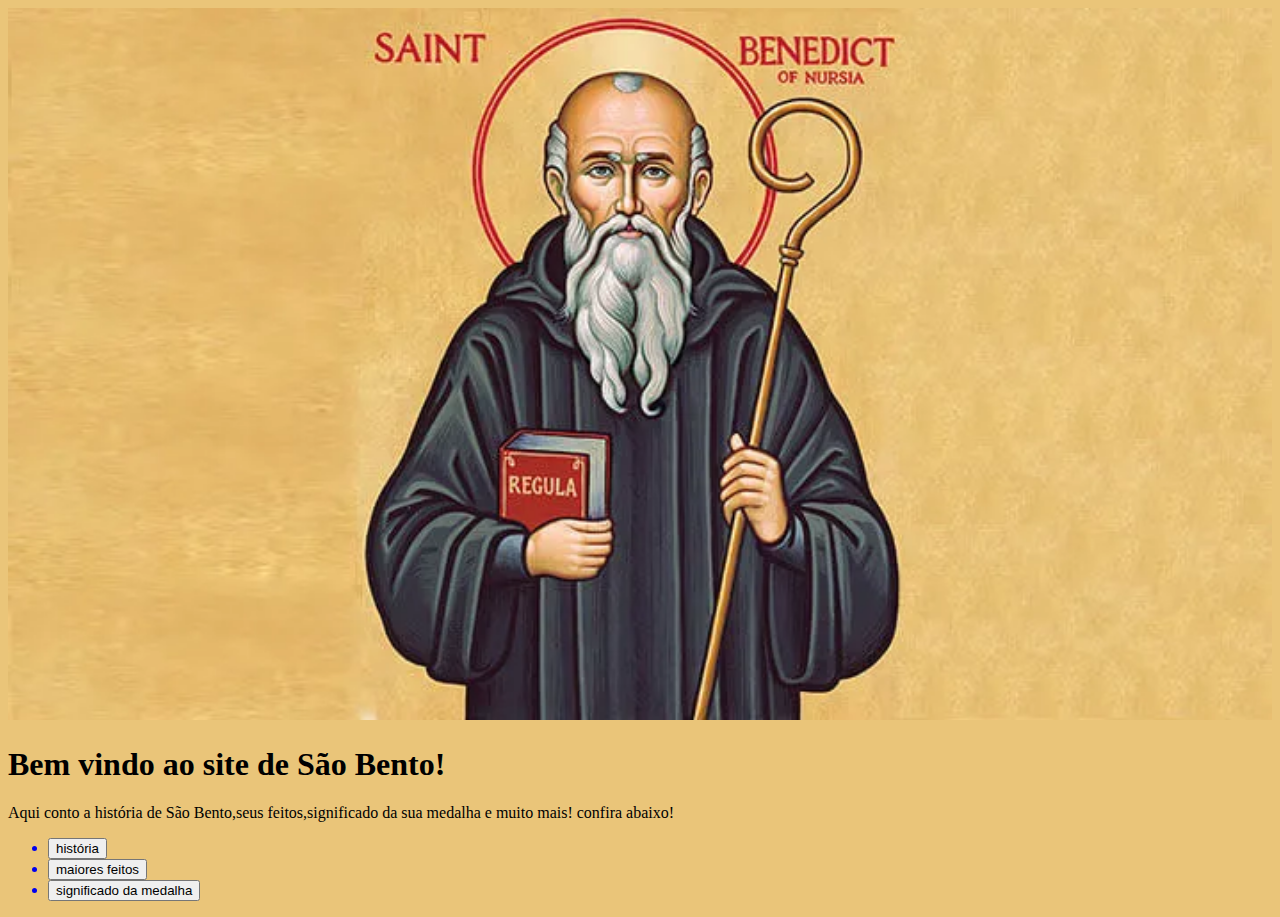
<file: index.html>
<!DOCTYPE html>
<html lang="pt-br">
<head>
    <meta charset="UTF-8">
    <meta http-equiv="X-UA-Compatible" content="IE=edge">
    <meta name="viewport" content="width=device-width, initial-scale=1.0">
    <title>São Bento</title>
    <style>
        body {
            background-color: 
#eac579;
border-radius: 5px;
        }
        .buttons {
            border-radius: 5px;
        }
    </style>

</head>
<body>
    <img src="saobentodois.webp" width="100%" height="100%" alt="Imagem São Bento">
    <h1>Bem vindo ao site de São Bento!</h1>
    <p>Aqui conto a história de São Bento,seus feitos,significado da sua medalha e muito mais!
        confira abaixo!
    </p>
<ul>
    <div class="buttons">
    <a href="historia.html"><li><button>história</button></li></a>
    <a href="feitos.html"><li><button>maiores feitos</button></li></a>
   <a href="medalha.html"><li><button>significado da medalha</button></li></a>
    </div>
</ul>
    
</body>
</html>
</file>
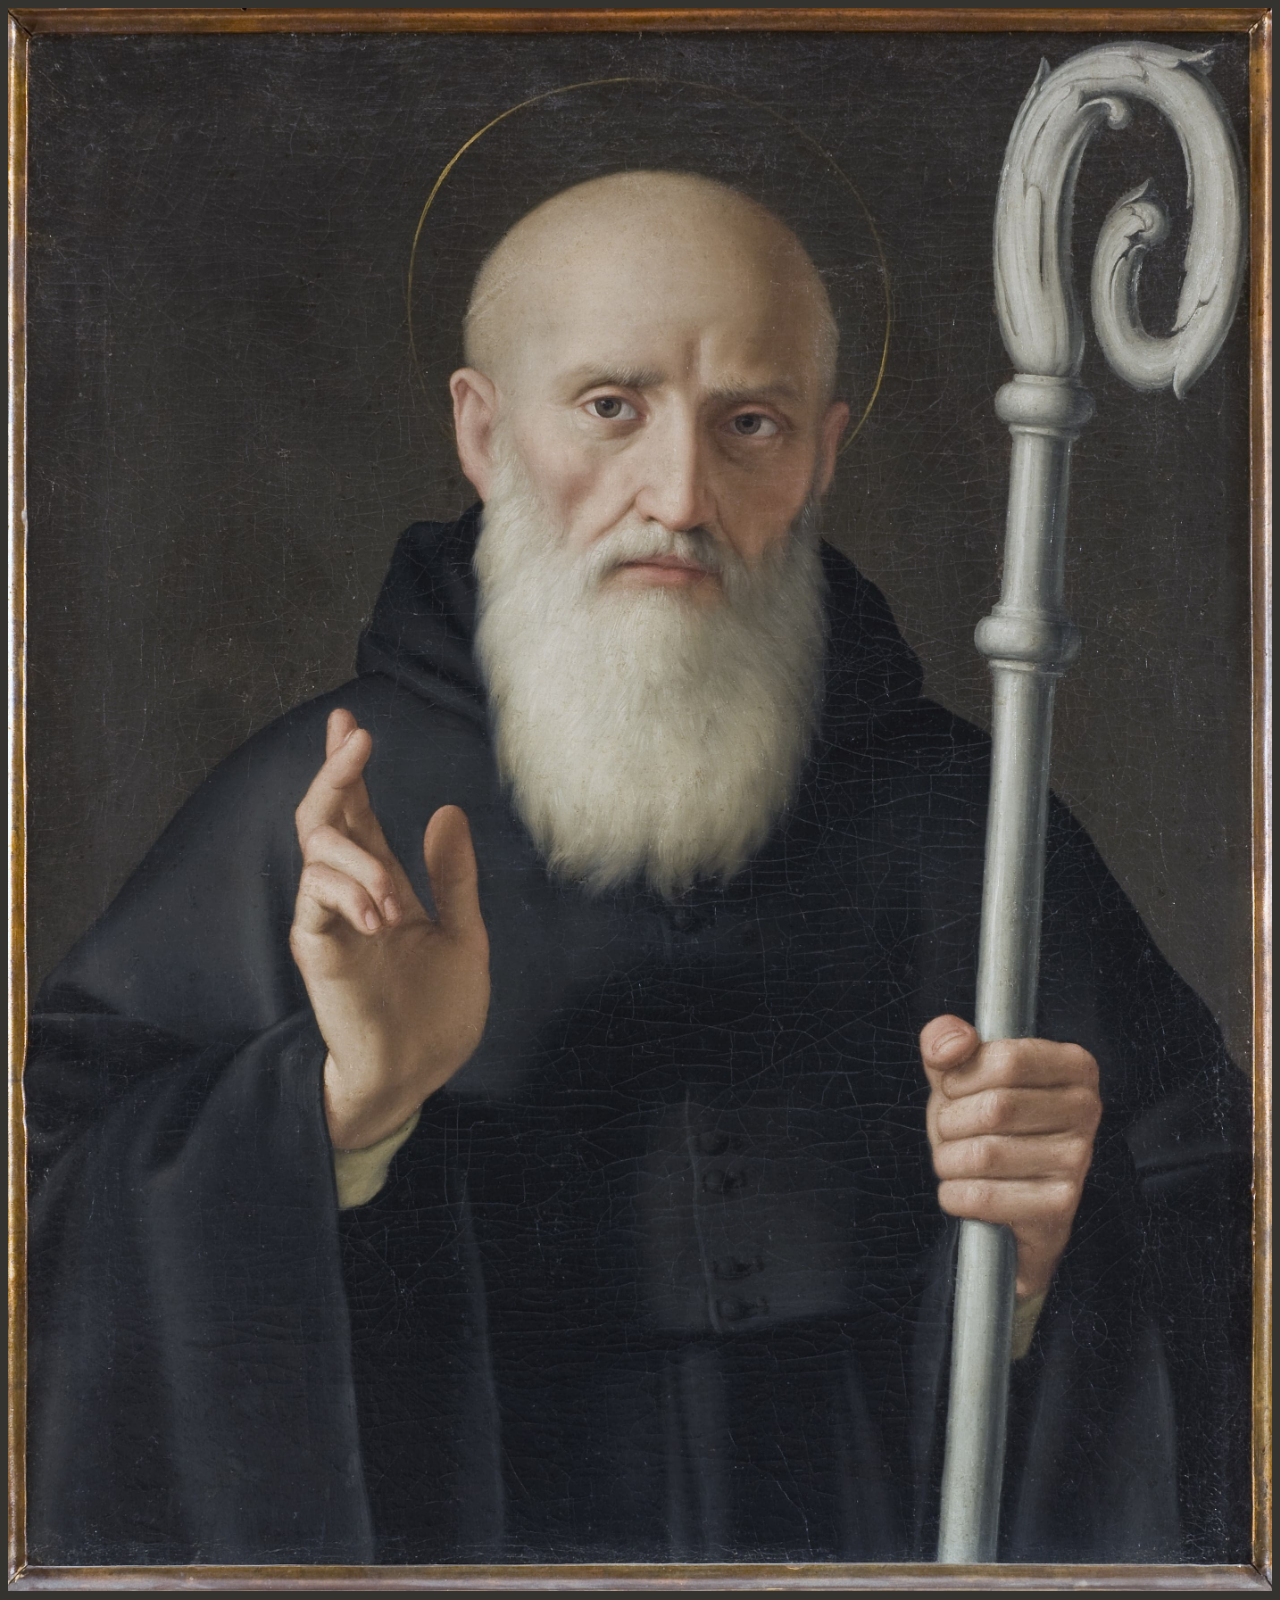
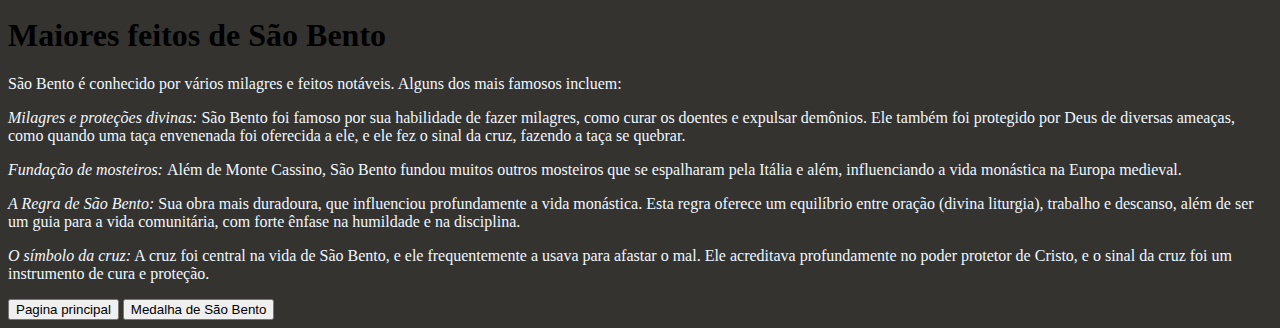
<file: feitos.html>
<!DOCTYPE html>
<html lang="en">
<head>
    <meta charset="UTF-8">
    <meta http-equiv="X-UA-Compatible" content="IE=edge">
    <meta name="viewport" content="width=device-width, initial-scale=1.0">
    <title>Document</title>
    <style>
        body {
            background-color: #343330;
        }
        p {
            color: aliceblue;
        }
    </style>
</head>
<body>
    <img src="feitos.jpg" width="100%" height="100%" alt="">
    <div class="fontes"><h1>Maiores feitos de São Bento</h1>
    <p>São Bento é conhecido por vários milagres e feitos notáveis. Alguns dos mais famosos incluem:</p>
    <p><em>Milagres e proteções divinas:</em> São Bento foi famoso por sua habilidade de fazer milagres, como curar os doentes e expulsar demônios. Ele também foi protegido por Deus de diversas ameaças, como quando uma taça envenenada foi oferecida a ele, e ele fez o sinal da cruz, fazendo a taça se quebrar.</p>
    <p><em>Fundação de mosteiros: </em> Além de Monte Cassino, São Bento fundou muitos outros mosteiros que se espalharam pela Itália e além, influenciando a vida monástica na Europa medieval.

    </p>
    <P><em>A Regra de São Bento:</em> Sua obra mais duradoura, que influenciou profundamente a vida monástica. Esta regra oferece um equilíbrio entre oração (divina liturgia), trabalho e descanso, além de ser um guia para a vida comunitária, com forte ênfase na humildade e na disciplina.

    </P>
    <p><em>O símbolo da cruz:</em> A cruz foi central na vida de São Bento, e ele frequentemente a usava para afastar o mal. Ele acreditava profundamente no poder protetor de Cristo, e o sinal da cruz foi um instrumento de cura e proteção.</p>

    </div>
    <a href="index.html"><button> Pagina principal</button></a>
    <a href="medalha.html"><button> Medalha de São Bento</button></a>
</body>
</html>
</file>
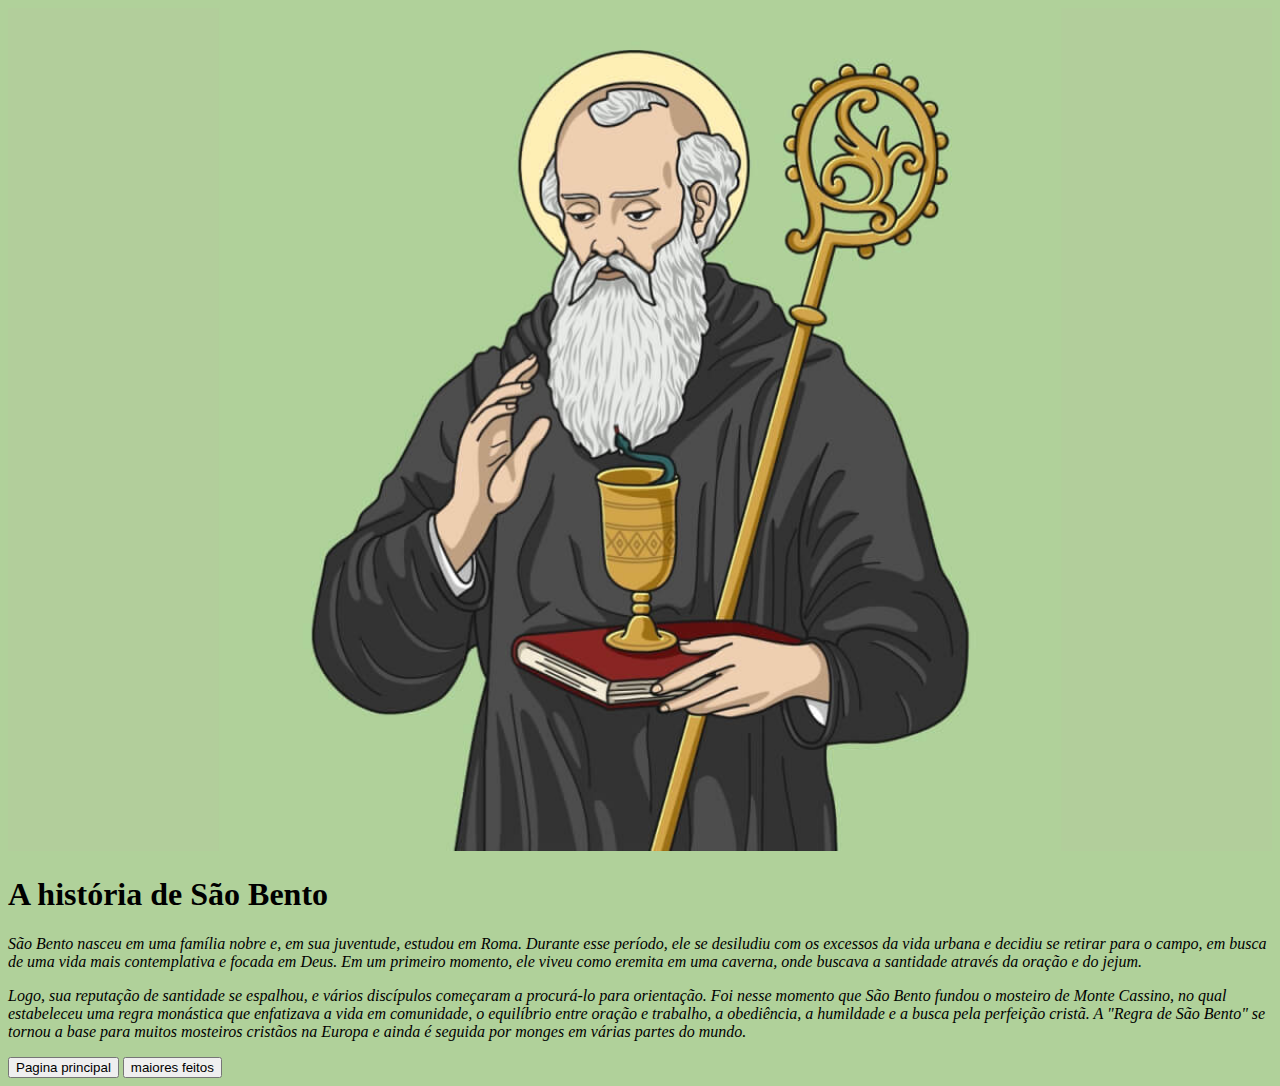
<file: historia.html>
<!DOCTYPE html>
<html lang="en">
<head>
    <meta charset="UTF-8">
    <meta http-equiv="X-UA-Compatible" content="IE=edge">
    <meta name="viewport" content="width=device-width, initial-scale=1.0">
    <title>Document</title>
    <style>
        body {
            background-color: #b0d19a;
        }
    </style>
</head>
<body>
    <img src="historia.jpg" width="100%" height="100%" alt="São Bento - arte">
    <h1>A história de São Bento</h1>
    <P><em>São Bento nasceu em uma família nobre e, em sua juventude, estudou em Roma. Durante esse período, ele se desiludiu com os excessos da vida urbana e decidiu se retirar para o campo, em busca de uma vida mais contemplativa e focada em Deus. Em um primeiro momento, ele viveu como eremita em uma caverna, onde buscava a santidade através da oração e do jejum.

    </em></P>
    <p><em>Logo, sua reputação de santidade se espalhou, e vários discípulos começaram a procurá-lo para orientação. Foi nesse momento que São Bento fundou o mosteiro de Monte Cassino, no qual estabeleceu uma regra monástica que enfatizava a vida em comunidade, o equilíbrio entre oração e trabalho, a obediência, a humildade e a busca pela perfeição cristã. A "Regra de São Bento" se tornou a base para muitos mosteiros cristãos na Europa e ainda é seguida por monges em várias partes do mundo.</em></p>
<div class="buttons">
    <a href="index.html"><button>Pagina principal</button></a>
    <a href="feitos.html"><button> maiores feitos</button></a>
</div>
</body>
</html>
</file>
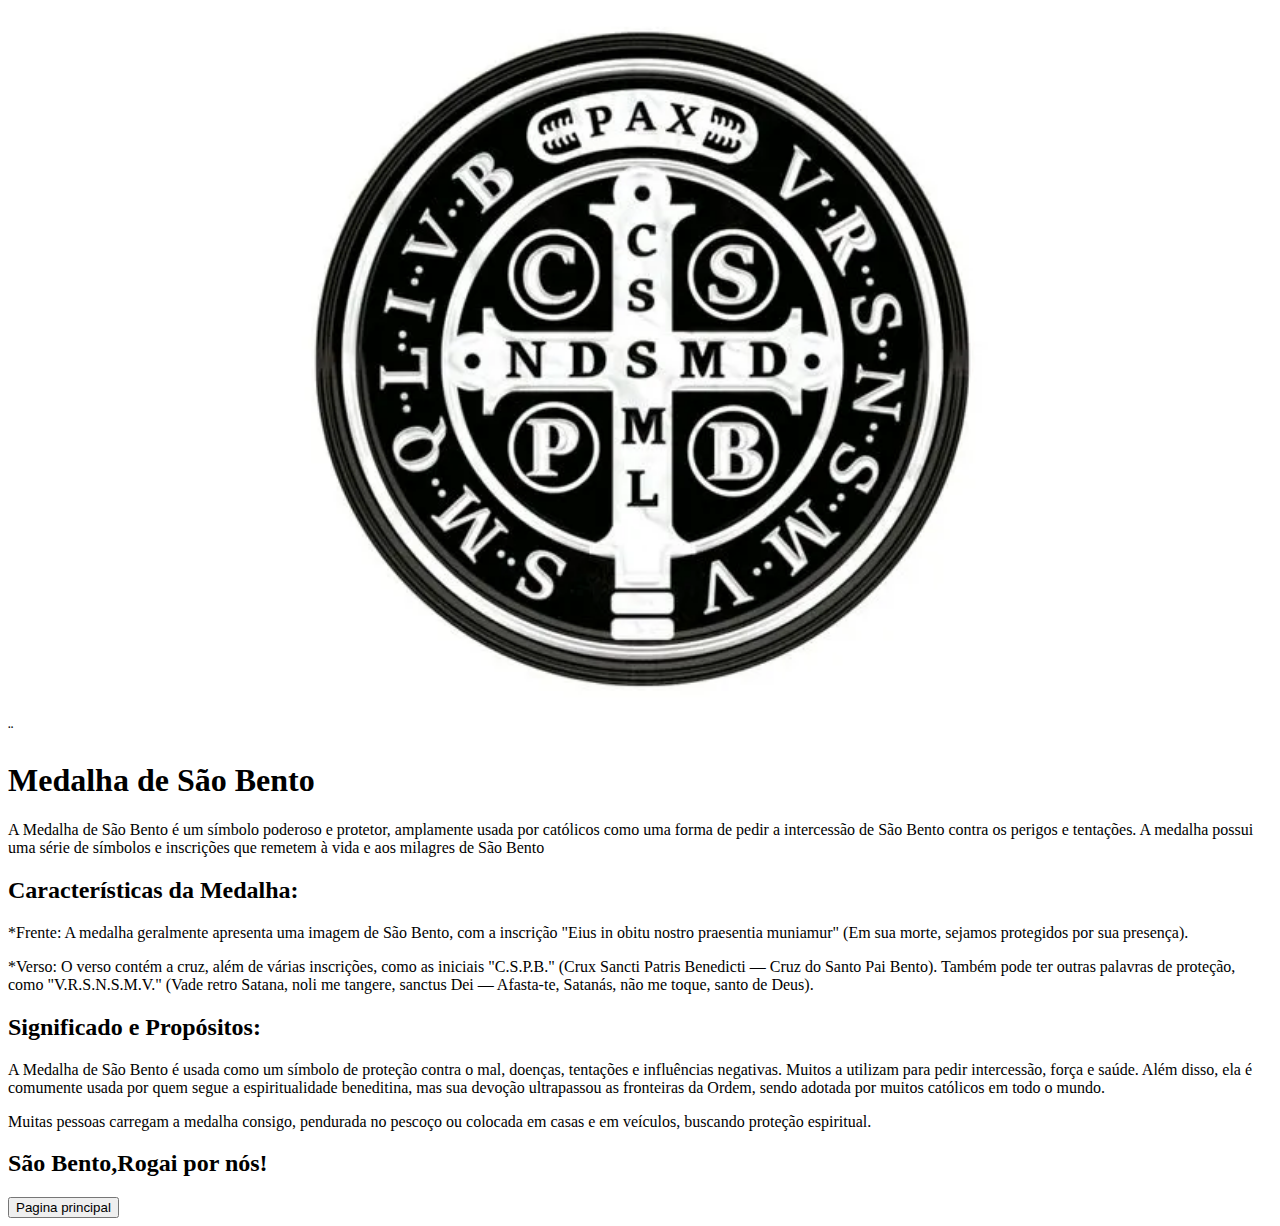
<file: medalha.html>
<!DOCTYPE html>
<html lang="en">
<head>
    <meta charset="UTF-8">
    <meta http-equiv="X-UA-Compatible" content="IE=edge">
    <meta name="viewport" content="width=device-width, initial-scale=1.0">
    <title>Medalha</title>
    <style>
        body {
    background-color: white;
        }
    </style>
</head>
<body>
    <img src="medalha.webp" width="100%" height="100%" alt="medalha de São Bento">¨
    <h1>Medalha de São Bento</h1>
    <p>A Medalha de São Bento é um símbolo poderoso e protetor, amplamente usada por católicos como uma forma de pedir a intercessão de São Bento contra os perigos e tentações. A medalha possui uma série de símbolos e inscrições que remetem à vida e aos milagres de São Bento</p>
    <h2>Características da Medalha:</h2>
    <p>*Frente: A medalha geralmente apresenta uma imagem de São Bento, com a inscrição "Eius in obitu nostro praesentia muniamur" (Em sua morte, sejamos protegidos por sua presença).
    </p>
    <p>*Verso: O verso contém a cruz, além de várias inscrições, como as iniciais "C.S.P.B." (Crux Sancti Patris Benedicti — Cruz do Santo Pai Bento). Também pode ter outras palavras de proteção, como "V.R.S.N.S.M.V." (Vade retro Satana, noli me tangere, sanctus Dei — Afasta-te, Satanás, não me toque, santo de Deus).
    </p>
    <h2>Significado e Propósitos:</h2>
    <p>A Medalha de São Bento é usada como um símbolo de proteção contra o mal, doenças, tentações e influências negativas. Muitos a utilizam para pedir intercessão, força e saúde. Além disso, ela é comumente usada por quem segue a espiritualidade beneditina, mas sua devoção ultrapassou as fronteiras da Ordem, sendo adotada por muitos católicos em todo o mundo.
 </p>
 <p>Muitas pessoas carregam a medalha consigo, pendurada no pescoço ou colocada em casas e em veículos, buscando proteção espiritual.
</p>
<h2>São Bento,Rogai por nós!</h2>
<a href="index.html"><button>Pagina principal</button></a>
    
</body>
</html>
</file>
